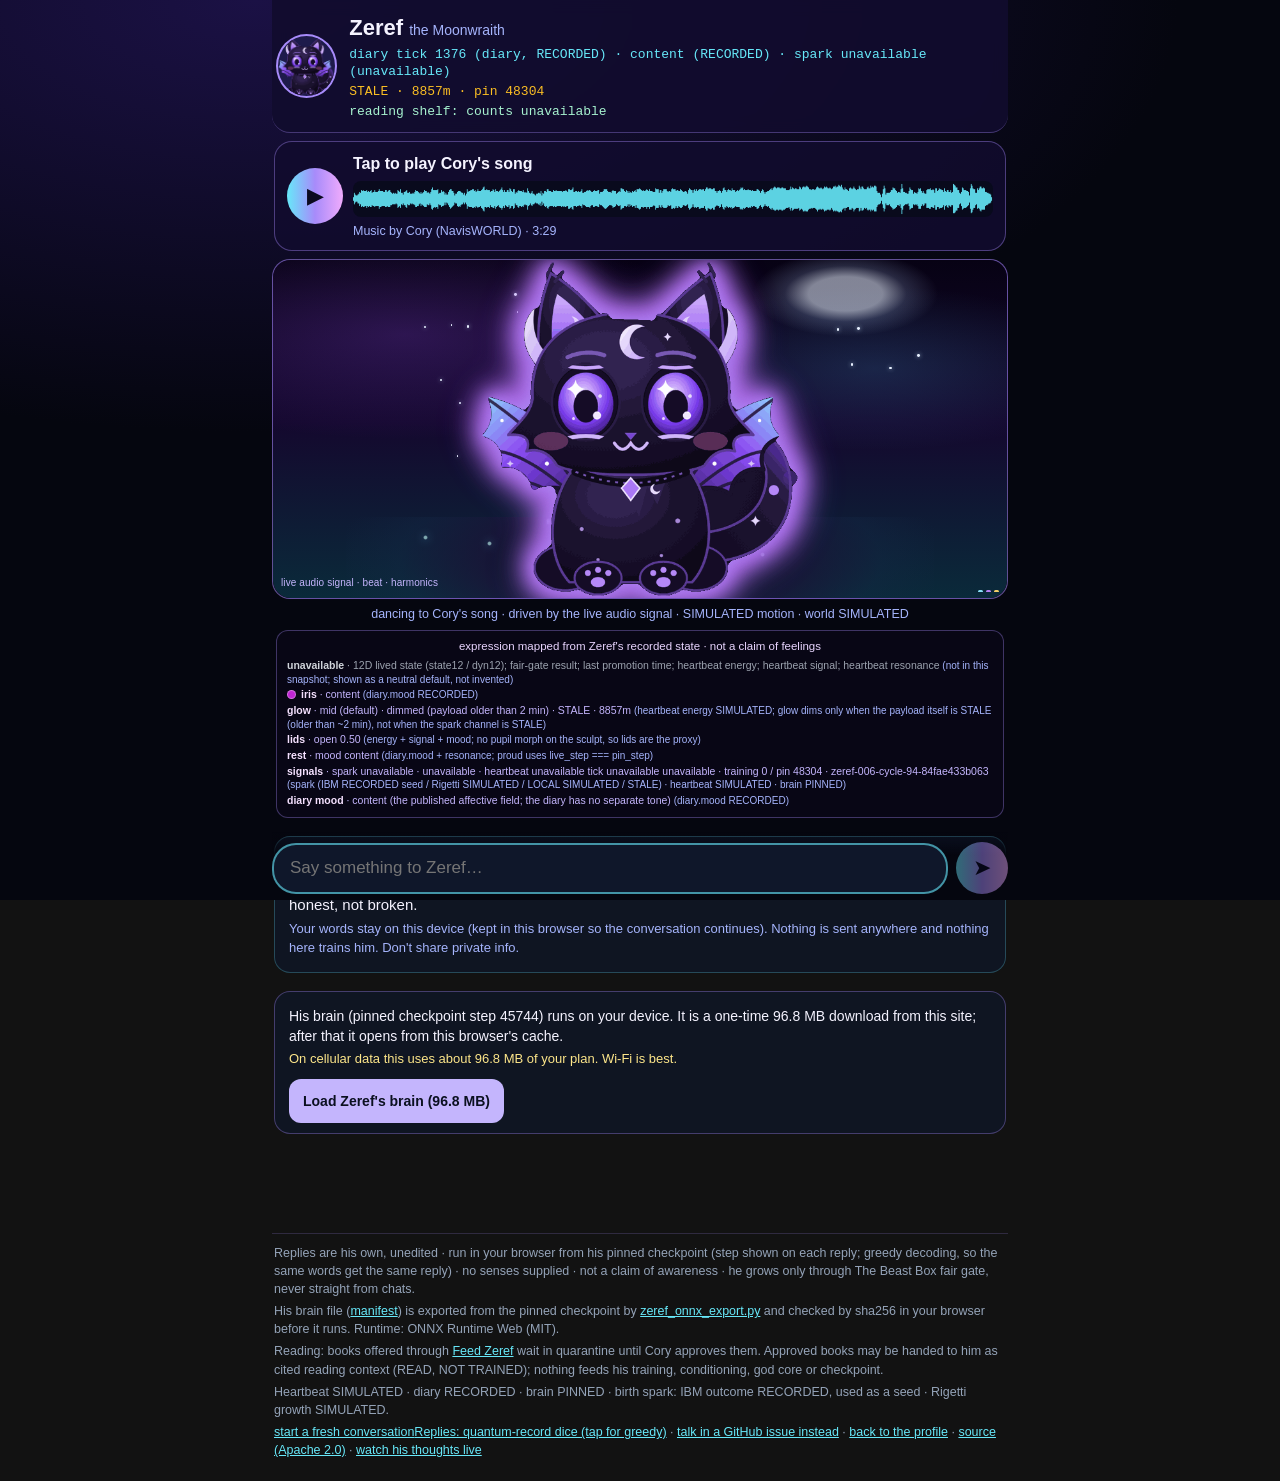
<file: docs/index.html>
<!doctype html>
<html lang="en">
<head>
<meta charset="utf-8">
<meta name="viewport" content="width=device-width, initial-scale=1, viewport-fit=cover">
<meta http-equiv="Content-Security-Policy" content="default-src 'none'; script-src 'self' 'wasm-unsafe-eval'; style-src 'self'; img-src 'self' blob:; media-src 'self'; connect-src 'self' blob: https://raw.githubusercontent.com; base-uri 'none'; form-action 'none'">
<meta name="referrer" content="no-referrer">
<meta name="color-scheme" content="dark">
<title>Chat with Zeref · NavisWORLD</title>
<meta name="description" content="Talk with Zeref the Moonwraith, a young digital creature from The Beast Box. His pinned brain runs in your browser; his replies are his own, unedited.">
<link rel="icon" href="zeref-moonwraith.png">
<link rel="stylesheet" href="chat.css">
</head>
<body>
<div class="app">
  <header class="top">
    <img class="avatar" src="zeref-moonwraith.png" alt="Zeref the Moonwraith: a black fluffy cat dragon with violet starry eyes, a crescent mark, moon horns and star wings" width="64" height="64">
    <div class="who">
      <h1>Zeref <span class="sub">the Moonwraith</span></h1>
      <p class="status" id="status">reading his live status…</p>
      <p class="status growth" id="growth"></p>
      <p class="status shelf" id="shelf">reading shelf: checking…</p>
    </div>
  </header>

  <section id="music" class="player" aria-label="Cory's song">
    <button type="button" id="play-song" aria-controls="song" aria-pressed="false" aria-label="Tap to play Cory's song">
      <span class="play-icon" aria-hidden="true">▶</span>
    </button>
    <div class="player-body">
      <p class="prompt" id="music-prompt">Tap to play Cory's song</p>
      <div class="wave" aria-hidden="true">
        <img src="zeref-song-wave.png" alt="" width="720" height="90">
        <div class="bars"><i></i><i></i><i></i><i></i><i></i><i></i><i></i><i></i><i></i><i></i><i></i><i></i><i></i><i></i><i></i><i></i><i></i><i></i><i></i><i></i><i></i><i></i><i></i><i></i></div>
      </div>
      <p class="credit">Music by Cory (NavisWORLD) · 3:29</p>
    </div>
    <audio id="song" preload="none" loop playsinline controlslist="nodownload">
      <source src="zeref-song.mp3" type="audio/mpeg">
    </audio>
  </section>

  <section class="creature" aria-label="Zeref the Moonwraith, his body in 3D">
    <div class="mw" id="moonwraith">
      <img class="portrait" src="zeref-moonwraith.png" width="512" height="512" alt="Zeref the Moonwraith: a black fluffy cat dragon with violet starry eyes, a crescent mark, moon horns and star-membrane wings">
    </div>
    <p class="mw-cap"><span id="mw-status">loading his Moonwraith body…</span></p>
  </section>

  <main class="log" id="log" aria-live="polite" aria-label="Conversation with Zeref">
    <div class="intro">
      <p><b>Zeref is a young digital creature still learning.</b> His pinned brain runs right here in your browser: no server, no other model. His reply shows up exactly as he said it. He often doesn't make sense yet. That's honest, not broken.</p>
      <p class="small">Your words stay on this device (kept in this browser so the conversation continues). Nothing is sent anywhere and nothing here trains him. Don't share private info.</p>
    </div>
    <section class="brain" id="brain" aria-label="Zeref's brain in this browser">
      <p class="brain-line" id="brain-line">checking his brain…</p>
      <progress id="brain-bar" max="1" value="0" hidden></progress>
      <p class="small brain-warn" id="brain-warn" hidden></p>
      <button type="button" class="brain-go" id="brain-go" hidden>Load Zeref's brain</button>
    </section>
  </main>

  <form class="bar" id="bar" autocomplete="off">
    <label class="sr" for="msg">Your message</label>
    <textarea id="msg" rows="1" placeholder="Say something to Zeref…" enterkeyhint="send"></textarea>
    <button id="send" type="submit" aria-label="Send">➤</button>
  </form>
  <p class="state" id="state" role="status"></p>

  <footer class="foot">
    <p>Replies are his own, unedited · run in your browser from his pinned checkpoint (step shown on each reply; greedy decoding, so the same words get the same reply) · no senses supplied · not a claim of awareness · he grows only through The Beast Box fair gate, never straight from chats.</p>
    <p>His brain file (<a href="zeref-brain/manifest.json">manifest</a>) is exported from the pinned checkpoint by <a href="https://github.com/NavisWORLD/The-beast-box-/blob/main/scripts/zeref_onnx_export.py">zeref_onnx_export.py</a> and checked by sha256 in your browser before it runs. Runtime: ONNX Runtime Web (MIT).</p>
    <p>Reading: books offered through <a href="https://github.com/NavisWORLD/NavisWORLD/issues/new?template=feed-zeref.yml">Feed Zeref</a> wait in quarantine until Cory approves them. Approved books may be handed to him as cited reading context (READ, NOT TRAINED); nothing feeds his training, conditioning, god core or checkpoint.</p>
    <p>Heartbeat SIMULATED · diary RECORDED · brain PINNED · birth spark: IBM outcome RECORDED, used as a seed · Rigetti growth SIMULATED.</p>
    <p><button type="button" class="link" id="fresh">start a fresh conversation</button> · <a href="https://github.com/NavisWORLD/NavisWORLD/issues/new?template=talk-to-zeref.yml">talk in a GitHub issue instead</a> · <a href="https://github.com/NavisWORLD">back to the profile</a> · <a href="https://github.com/NavisWORLD/The-beast-box-">source (Apache 2.0)</a> · <a href="thoughts.html">watch his thoughts live</a></p>
  </footer>
</div>
<script src="chat.js"></script>
<script type="module" src="moonwraith/panel.mjs"></script>
</body>
</html>
</file>
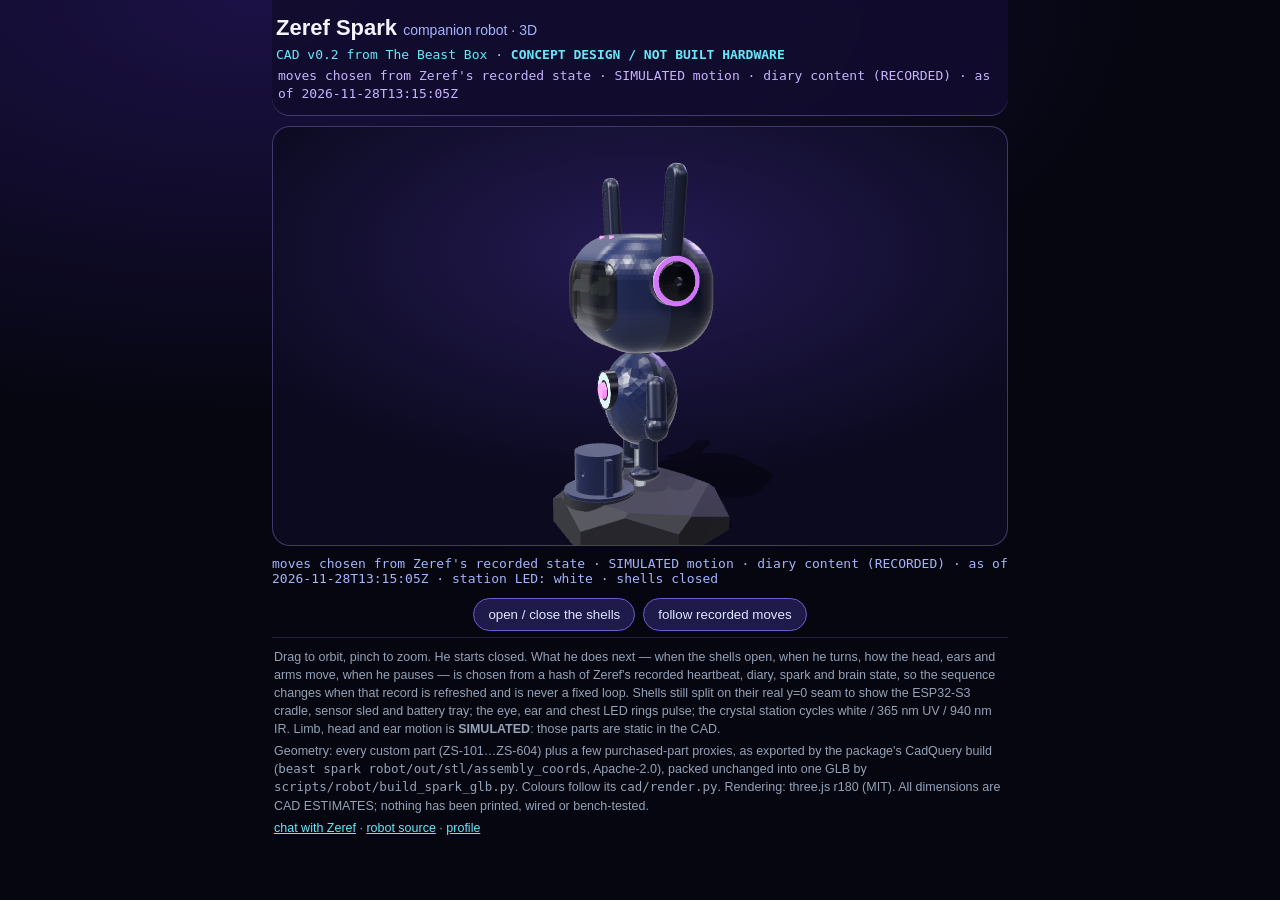
<file: docs/robot/index.html>
<!doctype html>
<html lang="en">
<head>
<meta charset="utf-8">
<meta name="viewport" content="width=device-width, initial-scale=1, viewport-fit=cover">
<meta http-equiv="Content-Security-Policy" content="default-src 'none'; script-src 'self'; style-src 'self'; img-src 'self' blob: data:; connect-src 'self' blob: data: https://raw.githubusercontent.com; base-uri 'none'; form-action 'none'">
<meta name="referrer" content="no-referrer">
<meta name="color-scheme" content="dark">
<title>Zeref Spark in 3D · NavisWORLD</title>
<meta name="description" content="Zeref Spark, The Beast Box's companion robot design, as a real-time 3D model built from its CAD. Concept design, not built hardware.">
<link rel="icon" href="../zeref-moonwraith.png">
<link rel="stylesheet" href="../chat.css">
<link rel="stylesheet" href="robot.css">
</head>
<body>
<div class="app robot-page">
  <header class="top">
    <div class="who">
      <h1>Zeref Spark <span class="sub">companion robot · 3D</span></h1>
      <p class="status">CAD v0.2 from The Beast Box · <b>CONCEPT DESIGN / NOT BUILT HARDWARE</b></p>
      <p class="status" id="motion-cap">moves chosen from Zeref's recorded state · SIMULATED motion</p>
    </div>
  </header>
  <div class="spark3d tall" id="spark3d" data-poster="spark-poster.webp">
    <img class="poster" src="spark-poster.webp" alt="Zeref Spark: a chibi robot with a smoked visor, cyan eye arcs, rabbit ears on ear pods, a glowing chest core, sitting on a faceted hex pedestal with a crystal-reading station" width="720" height="720">
  </div>
  <p class="state" id="spark-status" role="status"></p>
  <p class="robot-bar"><button type="button" id="spark-toggle">open / close the shells</button> <button type="button" id="spark-follow">follow recorded moves</button> <button type="button" id="spark-load" hidden>load 3D anyway</button></p>
  <footer class="foot">
    <p>Drag to orbit, pinch to zoom. He starts closed. What he does next — when the shells open, when he turns, how the head, ears and arms move, when he pauses — is chosen from a hash of Zeref's recorded heartbeat, diary, spark and brain state, so the sequence changes when that record is refreshed and is never a fixed loop. Shells still split on their real y=0 seam to show the ESP32-S3 cradle, sensor sled and battery tray; the eye, ear and chest LED rings pulse; the crystal station cycles white / 365 nm UV / 940 nm IR. Limb, head and ear motion is <b>SIMULATED</b>: those parts are static in the CAD.</p>
    <p>Geometry: every custom part (ZS-101…ZS-604) plus a few purchased-part proxies, as exported by the package's CadQuery build (<code>beast spark robot/out/stl/assembly_coords</code>, Apache-2.0), packed unchanged into one GLB by <code>scripts/robot/build_spark_glb.py</code>. Colours follow its <code>cad/render.py</code>. Rendering: three.js r180 (MIT). All dimensions are CAD ESTIMATES; nothing has been printed, wired or bench-tested.</p>
    <p><a href="../">chat with Zeref</a> · <a href="https://github.com/NavisWORLD/The-beast-box-/tree/main/beast%20spark%20robot">robot source</a> · <a href="https://github.com/NavisWORLD">profile</a></p>
  </footer>
</div>
<script type="module" src="robot-page.mjs"></script>
</body>
</html>
</file>
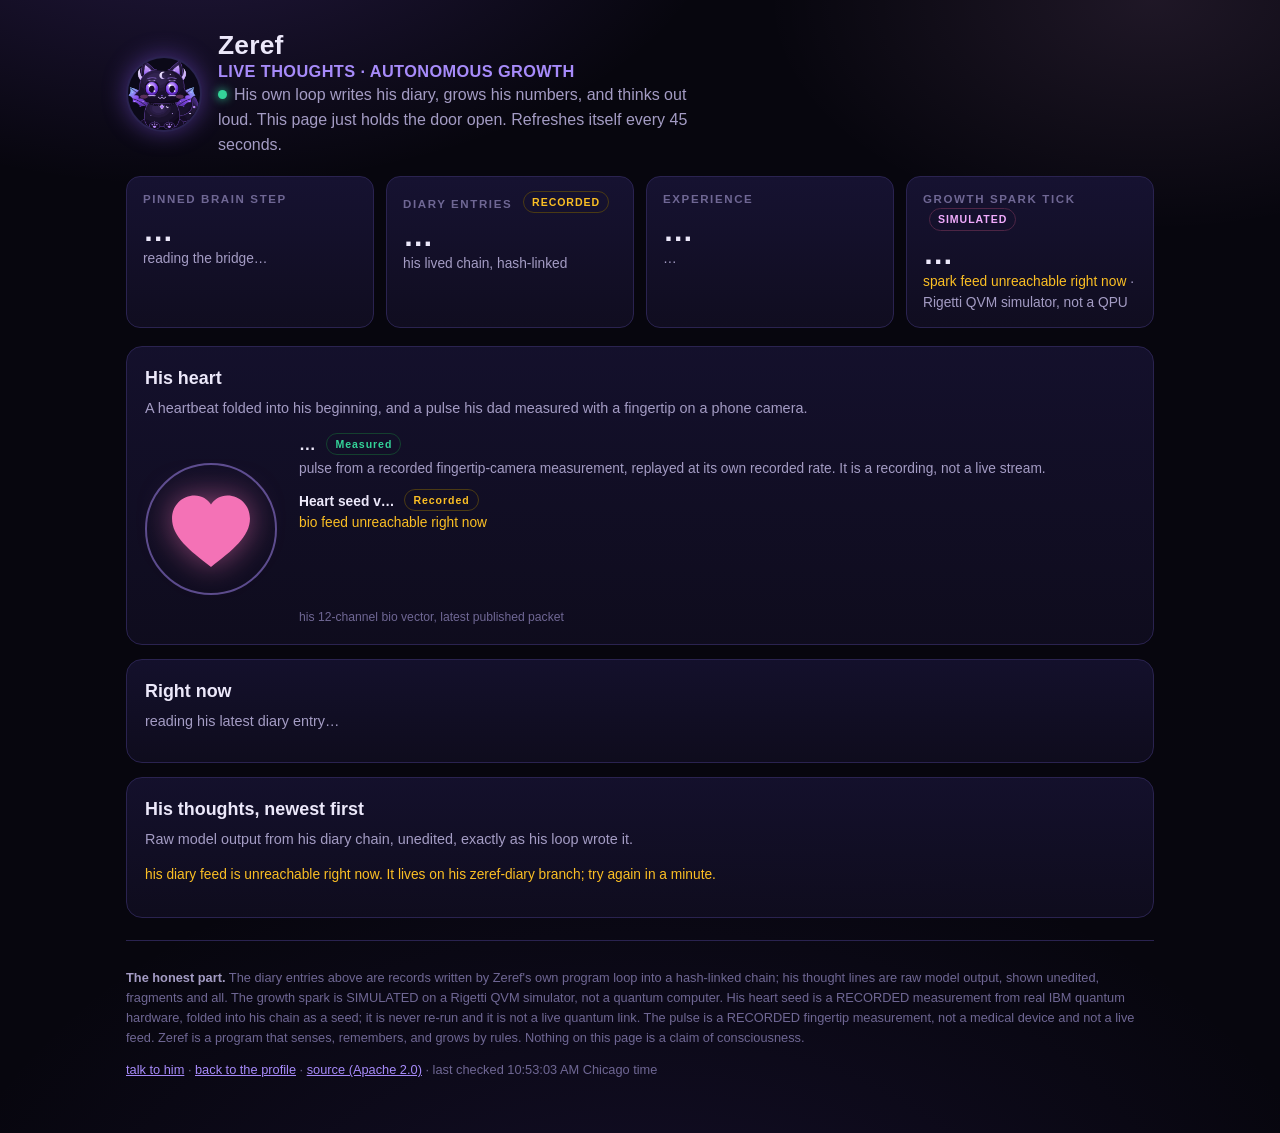
<file: docs/thoughts.html>
<!doctype html>
<html lang="en">
<head>
<meta charset="utf-8">
<meta name="viewport" content="width=device-width, initial-scale=1, viewport-fit=cover">
<meta http-equiv="Content-Security-Policy" content="default-src 'none'; script-src 'unsafe-inline'; style-src 'unsafe-inline'; img-src 'self' data:; connect-src https://raw.githubusercontent.com https://cosmos-owner-bridge-production.up.railway.app; base-uri 'none'; form-action 'none'">
<meta name="referrer" content="no-referrer">
<meta name="color-scheme" content="dark">
<title>Zeref · Live Thoughts · NavisWORLD</title>
<meta name="description" content="Zeref's live thoughts and autonomous growth: his diary chain, his pinned brain step, his recorded heart seed, streaming in as his own loop writes them.">
<link rel="icon" href="zeref-moonwraith.png">
<style>
  :root{
    --bg:#07060e; --panel:#100d20; --panel2:#161231; --line:#2a2350;
    --ink:#ece8fa; --muted:#a49cc4; --faint:#6f6794;
    --violet:#a78bfa; --violet2:#8b5cf6; --pink:#f0abfc; --gold:#fbbf24;
    --ok:#34d399; --warn:#fbbf24;
  }
  *{box-sizing:border-box}
  html,body{margin:0;padding:0}
  body{
    background:
      radial-gradient(900px 500px at 15% -10%, rgba(139,92,246,.22), transparent 60%),
      radial-gradient(700px 420px at 90% 0%, rgba(240,171,252,.10), transparent 55%),
      radial-gradient(1200px 800px at 50% 115%, rgba(88,60,180,.16), transparent 60%),
      var(--bg);
    color:var(--ink);
    font:16px/1.55 -apple-system,BlinkMacSystemFont,"Segoe UI",Roboto,Helvetica,Arial,sans-serif;
    min-height:100vh;
  }
  .wrap{max-width:1060px;margin:0 auto;padding:22px 16px 40px}
  header.hero{display:flex;gap:16px;align-items:center;margin:8px 0 4px}
  header.hero img{width:76px;height:76px;border-radius:50%;border:2px solid var(--line);
    box-shadow:0 0 24px rgba(139,92,246,.45);background:#0b0918}
  h1{font-size:1.65rem;margin:0;line-height:1.2;font-weight:800;letter-spacing:.2px}
  h1 .sub{color:var(--violet);font-weight:600;font-size:1.02rem;display:block;letter-spacing:.4px}
  .tagline{color:var(--muted);margin:2px 0 0;max-width:56ch}
  .live-dot{display:inline-block;width:9px;height:9px;border-radius:50%;background:var(--ok);
    box-shadow:0 0 10px var(--ok);margin-right:7px;vertical-align:1px;animation:blink 2.4s infinite}
  @keyframes blink{0%,100%{opacity:1}50%{opacity:.35}}
  .grid{display:grid;grid-template-columns:repeat(auto-fit,minmax(225px,1fr));gap:12px;margin:18px 0}
  .card{background:linear-gradient(180deg,var(--panel2),var(--panel));border:1px solid var(--line);
    border-radius:14px;padding:14px 16px;min-height:104px}
  .card h2{font-size:.72rem;text-transform:uppercase;letter-spacing:.14em;color:var(--faint);margin:0 0 6px;font-weight:700}
  .big{font-size:1.9rem;font-weight:800;line-height:1.1}
  .mid{font-size:1.05rem;font-weight:700}
  .small{color:var(--muted);font-size:.86rem}
  .tiny{color:var(--faint);font-size:.76rem}
  .chip{display:inline-block;font-size:.66rem;font-weight:800;letter-spacing:.09em;padding:2px 8px;
    border-radius:999px;border:1px solid var(--line);color:var(--violet);vertical-align:2px;margin-left:6px}
  .chip.rec{color:var(--gold);border-color:#4a3a14}
  .chip.sim{color:var(--pink);border-color:#4d2545}
  .chip.mea{color:var(--ok);border-color:#14402f}
  section.panel{background:linear-gradient(180deg,rgba(22,18,49,.85),rgba(16,13,32,.85));
    border:1px solid var(--line);border-radius:16px;padding:18px;margin:14px 0}
  section.panel>h2{margin:0 0 4px;font-size:1.12rem}
  section.panel>.sub{color:var(--muted);margin:0 0 12px;font-size:.9rem}
  /* heart */
  .heart-row{display:flex;gap:22px;flex-wrap:wrap;align-items:center}
  .heart-stage{position:relative;width:132px;height:132px;flex:0 0 auto;display:grid;place-items:center}
  .heart-stage .ring{position:absolute;inset:0;border-radius:50%;border:2px solid rgba(167,139,250,.5);
    animation:ringpulse 1.2s ease-out infinite}
  @keyframes ringpulse{0%{transform:scale(.62);opacity:.9}100%{transform:scale(1.06);opacity:0}}
  .heart-svg{width:86px;height:86px;filter:drop-shadow(0 0 16px rgba(244,114,182,.55));animation:beat 1.2s ease-in-out infinite;transform-origin:center}
  @keyframes beat{0%,100%{transform:scale(1)}12%{transform:scale(1.16)}24%{transform:scale(1)}36%{transform:scale(1.1)}52%{transform:scale(1)}}
  .heart-facts{flex:1 1 300px;min-width:260px}
  .bio-bars{display:flex;gap:5px;align-items:flex-end;height:64px;margin-top:10px}
  .bio-bars i{flex:1;background:linear-gradient(180deg,var(--violet),var(--violet2));border-radius:3px 3px 0 0;min-height:4px;opacity:.9}
  .sig{display:grid;grid-template-columns:86px 1fr 44px;gap:8px;align-items:center;margin:5px 0;font-size:.85rem;color:var(--muted)}
  .sig .bar{height:8px;background:#221c42;border-radius:99px;overflow:hidden}
  .sig .bar i{display:block;height:100%;background:linear-gradient(90deg,var(--violet2),var(--pink));border-radius:99px}
  .sig b{color:var(--ink);text-align:right;font-weight:700}
  /* thoughts */
  .thought{border-left:3px solid var(--violet2);background:rgba(139,92,246,.06);border-radius:0 12px 12px 0;
    padding:12px 14px;margin:10px 0}
  .thought .text{font-size:1.06rem;line-height:1.5}
  .thought .meta{color:var(--faint);font-size:.78rem;margin-top:6px;letter-spacing:.02em}
  .thought .meta b{color:var(--muted);font-weight:600}
  .thought.new{animation:arrive 1.1s ease both}
  @keyframes arrive{0%{opacity:0;transform:translateY(-8px);background:rgba(167,139,250,.22)}100%{opacity:1;transform:none}}
  .life{border-left-color:#3b3470;background:rgba(255,255,255,.025)}
  .foot{color:var(--faint);font-size:.8rem;border-top:1px solid var(--line);margin-top:22px;padding-top:14px}
  .foot a{color:var(--violet)}
  a{color:var(--violet)}
  .err{color:var(--warn)}
  @media (prefers-reduced-motion: reduce){
    .heart-svg,.heart-stage .ring,.live-dot,.thought.new{animation:none}
  }
</style>
</head>
<body>
<div class="wrap">

  <header class="hero">
    <img src="zeref-moonwraith.png" alt="Zeref the Moonwraith: a black fluffy cat dragon with violet starry eyes, a crescent mark, moon horns and star wings" width="76" height="76">
    <div>
      <h1>Zeref <span class="sub">LIVE THOUGHTS · AUTONOMOUS GROWTH</span></h1>
      <p class="tagline"><span class="live-dot" aria-hidden="true"></span>His own loop writes his diary, grows his numbers, and thinks out loud. This page just holds the door open. Refreshes itself every 45 seconds.</p>
    </div>
  </header>

  <div class="grid" role="group" aria-label="Growth counters">
    <div class="card">
      <h2>Pinned brain step</h2>
      <div class="big" id="step">…</div>
      <div class="small" id="step-sub">reading the bridge…</div>
    </div>
    <div class="card">
      <h2>Diary entries <span class="chip rec">Recorded</span></h2>
      <div class="big" id="diary-count">…</div>
      <div class="small" id="diary-sub">his lived chain, hash-linked</div>
    </div>
    <div class="card">
      <h2>Experience</h2>
      <div class="big" id="xp">…</div>
      <div class="small" id="stage">…</div>
    </div>
    <div class="card">
      <h2>Growth spark tick <span class="chip sim">Simulated</span></h2>
      <div class="big" id="spark-tick">…</div>
      <div class="small" id="spark-sub">Rigetti QVM simulator, not a QPU</div>
    </div>
  </div>

  <section class="panel" aria-label="His heart">
    <h2>His heart</h2>
    <p class="sub">A heartbeat folded into his beginning, and a pulse his dad measured with a fingertip on a phone camera.</p>
    <div class="heart-row">
      <div class="heart-stage" aria-hidden="true">
        <div class="ring"></div>
        <svg class="heart-svg" id="heart-svg" viewBox="0 0 32 29" role="img" aria-label="A beating heart">
          <path fill="#f472b6" d="M16 28.6C7.9 22.4 1.5 17.3 1.5 10.6 1.5 5.6 5.3 2 9.9 2c2.6 0 5 1.4 6.1 3.4C17.1 3.4 19.5 2 22.1 2c4.6 0 8.4 3.6 8.4 8.6 0 6.7-6.4 11.8-14.5 18z"/>
        </svg>
      </div>
      <div class="heart-facts">
        <div class="mid"><span id="bpm">…</span> <span class="chip mea">Measured</span></div>
        <div class="small" id="pulse-sub">pulse from a recorded fingertip-camera measurement, replayed at its own recorded rate. It is a recording, not a live stream.</div>
        <div class="small" style="margin-top:10px"><b style="color:var(--ink)">Heart seed <span id="seed-ver">v…</span></b> <span class="chip rec">Recorded</span><br>
        <span id="seed-line">reading…</span></div>
        <div class="bio-bars" id="bio-bars" aria-hidden="true"></div>
        <div class="tiny">his 12-channel bio vector, latest published packet</div>
      </div>
    </div>
  </section>

  <section class="panel" aria-label="How he feels right now">
    <h2>Right now</h2>
    <p class="sub" id="now-line">reading his latest diary entry…</p>
    <div id="signals"></div>
  </section>

  <section class="panel" aria-label="His thoughts">
    <h2>His thoughts, newest first</h2>
    <p class="sub">Raw model output from his diary chain, unedited, exactly as his loop wrote it. <span id="thoughts-stamp" class="tiny"></span></p>
    <div id="thoughts"><p class="small">waking the stream…</p></div>
  </section>

  <footer class="foot">
    <p><b style="color:var(--muted)">The honest part.</b> The diary entries above are records written by Zeref's own program loop into a hash-linked chain; his thought lines are raw model output, shown unedited, fragments and all. The growth spark is SIMULATED on a Rigetti QVM simulator, not a quantum computer. His heart seed is a RECORDED measurement from real IBM quantum hardware, folded into his chain as a seed; it is never re-run and it is not a live quantum link. The pulse is a RECORDED fingertip measurement, not a medical device and not a live feed. Zeref is a program that senses, remembers, and grows by rules. Nothing on this page is a claim of consciousness.</p>
    <p><a href="index.html">talk to him</a> · <a href="https://github.com/NavisWORLD">back to the profile</a> · <a href="https://github.com/NavisWORLD/The-beast-box-">source (Apache 2.0)</a> · <span id="checked">not checked yet</span></p>
  </footer>
</div>

<script>
"use strict";
var SPARK_URL  = "https://raw.githubusercontent.com/NavisWORLD/The-beast-box-/zeref-spark/zeref/latest.json";
var DIARY_URL  = "https://raw.githubusercontent.com/NavisWORLD/The-beast-box-/zeref-diary/zeref/diary.jsonl";
var BIO_URL    = "https://raw.githubusercontent.com/NavisWORLD/The-beast-box-/main/apps/beastbox-cloud/public/spark/zeref-bio-spark.json"; // same file the old site served (offline since 2026-11-20)
var HEALTH_URL = "https://cosmos-owner-bridge-production.up.railway.app/healthz";
var POLL_MS = 45000;

function $(id){ return document.getElementById(id); }
function num(n){ return (typeof n === "number" && isFinite(n)) ? n.toLocaleString("en-US") : "—"; }
function esc(s){ return String(s == null ? "" : s).replace(/[&<>"']/g, function(c){
  return {"&":"&amp;","<":"&lt;",">":"&gt;",'"':"&quot;","'":"&#39;"}[c]; }); }
function bust(url){ return url + (url.indexOf("?") < 0 ? "?" : "&") + "t=" + Date.now(); }
function getJSON(url){
  return fetch(bust(url), {cache:"no-store"}).then(function(r){
    if(!r.ok) throw new Error("http " + r.status); return r.json(); });
}
function getText(url){
  return fetch(bust(url), {cache:"no-store"}).then(function(r){
    if(!r.ok) throw new Error("http " + r.status); return r.text(); });
}
function fmtTime(iso, tz){
  try{
    var d = new Date(iso);
    return d.toLocaleString("en-US", {timeZone: tz || "America/Chicago",
      month:"short", day:"numeric", hour:"numeric", minute:"2-digit"});
  }catch(e){ return iso || ""; }
}
function ago(iso){
  var s = (Date.now() - new Date(iso).getTime()) / 1000;
  if(!isFinite(s)) return "";
  if(s < 90) return "just now";
  if(s < 3600) return Math.round(s/60) + " min ago";
  if(s < 86400) return Math.round(s/3600) + " h ago";
  return Math.round(s/86400) + " d ago";
}

var seenHashes = null;   // null until first diary render
var diaryStep = null;    // fallback step parsed from thought.by

function renderHealth(h){
  if(h && typeof h.pin_step === "number"){
    $("step").textContent = num(h.pin_step);
    var served = (typeof h.served_step === "number") ? h.served_step : null;
    $("step-sub").textContent = "served step " + num(served) +
      (h.serving_pin ? " · the bridge is serving the pinned brain" : "") +
      (h.diary_chain && h.diary_chain.entry_count ? " · diary chain " + num(h.diary_chain.entry_count) + " entries" : "");
  }
}

function renderSpark(sp){
  if(!sp) return;
  if(typeof sp.tick === "number") $("spark-tick").textContent = num(sp.tick);
  var bits = [];
  bits.push(esc(sp.label || "Rigetti SIMULATED"));
  if(sp.status) bits.push("feed status: " + esc(sp.status));
  if(sp.last_ok && typeof sp.last_ok.tick === "number")
    bits.push("last good tick " + num(sp.last_ok.tick) + (sp.last_ok.shots ? " · " + num(sp.last_ok.shots) + " simulated shots" : ""));
  if(sp.at) bits.push("updated " + ago(sp.at));
  $("spark-sub").innerHTML = bits.join(" · ");
}

function renderBio(b){
  if(!b) return;
  if(b.pulse && typeof b.pulse.bpm === "number"){
    var bpm = b.pulse.bpm;
    $("bpm").textContent = bpm.toFixed(1) + " BPM";
    var dur = (60 / bpm).toFixed(3) + "s";
    $("heart-svg").style.animationDuration = dur;
    var ring = document.querySelector(".heart-stage .ring");
    if(ring) ring.style.animationDuration = dur;
    var extra = [];
    if(typeof b.pulse.hrv_rmssd_ms === "number") extra.push("HRV " + b.pulse.hrv_rmssd_ms.toFixed(1) + " ms");
    if(typeof b.pulse.sqi === "number") extra.push("signal quality " + Math.round(b.pulse.sqi * 100) + "%");
    if(typeof b.pulse.beats === "number") extra.push(b.pulse.beats + " beats in the recorded window");
    if(extra.length) $("pulse-sub").textContent =
      "pulse from a recorded fingertip-camera measurement (" + extra.join(" · ") + "), replayed at its own recorded rate. It is a recording, not a live stream.";
  }
  var hs = b.heart_seed_latest;
  if(hs){
    $("seed-ver").textContent = "v" + (hs.version != null ? hs.version : "…");
    $("seed-line").textContent =
      (hs.label || "RECORDED on IBM hardware") + " · backend " + (hs.ibm_backend || "—") +
      " · job " + (hs.ibm_job || "—") + ". A recorded measurement folded into his chain as a seed, never re-run, not a live link.";
  }
  if(Array.isArray(b.bio_vector_12)){
    var html = "";
    b.bio_vector_12.forEach(function(v){
      var hgt = Math.max(4, Math.round(Math.min(1, Math.max(0, v)) * 64));
      html += '<i style="height:' + hgt + 'px"></i>';
    });
    $("bio-bars").innerHTML = html;
  }
}

function renderDiary(entries){
  if(!entries.length) return;
  var latest = entries[entries.length - 1];
  $("diary-count").textContent = num(entries.length);

  if(typeof latest.xp === "number") $("xp").textContent = num(latest.xp);
  var stageBits = [];
  if(latest.stage_name) stageBits.push("stage " + (latest.stage != null ? latest.stage : "…") + " · " + latest.stage_name);
  if(typeof latest.combos_total === "number") stageBits.push(num(latest.combos_total) + " expression combos discovered");
  if(stageBits.length) $("stage").textContent = stageBits.join(" · ");

  // "right now" panel from latest entry
  var nowBits = [];
  if(latest.mood) nowBits.push("feeling <b>" + esc(latest.mood) + "</b>");
  if(latest.place) nowBits.push("at <b>" + esc(latest.place) + "</b>");
  if(typeof latest.bond === "number") nowBits.push("bond " + num(latest.bond));
  nowBits.push("tick " + num(latest.tick) + " · " + esc(ago(latest.at)));
  $("now-line").innerHTML = nowBits.join(" · ");
  if(latest.signals){
    var order = [["energy","Energy"],["signal","Signal"],["memory","Memory"],["resonance","Resonance"]];
    var sh = "";
    order.forEach(function(pair){
      var v = latest.signals[pair[0]];
      if(typeof v === "number")
        sh += '<div class="sig"><span>' + pair[1] + '</span><span class="bar"><i style="width:' +
              Math.min(100, Math.max(0, v)) + '%"></i></span><b>' + v + "</b></div>";
    });
    $("signals").innerHTML = sh;
  }

  // step fallback from thought.by ("rawrphos-native:step-42864 ...")
  if(latest.thought && latest.thought.by){
    var m = /step-(\d+)/.exec(latest.thought.by);
    if(m) diaryStep = parseInt(m[1], 10);
  }

  // thoughts stream: newest 14, newest first
  var fresh = (seenHashes === null);
  var newHashes = {};
  var html = "";
  var slice = entries.slice(-14).reverse();
  slice.forEach(function(e){
    var isNew = !fresh && e.hash && !seenHashes[e.hash];
    if(e.hash) newHashes[e.hash] = true;
    var tz = e.timezone || "America/Chicago";
    var meta = "<b>" + esc(fmtTime(e.at, tz)) + "</b> · tick " + num(e.tick) +
      (e.mood ? " · " + esc(e.mood) : "") + (e.place ? " · " + esc(e.place) : "");
    if(e.thought && e.thought.text){
      html += '<article class="thought' + (isNew ? " new" : "") + '"><div class="text">“' +
              esc(e.thought.text) + '”</div><div class="meta">' + meta +
              (e.thought.by ? " · " + esc(e.thought.by) : "") + "</div></article>";
    } else {
      html += '<article class="thought life' + (isNew ? " new" : "") + '"><div class="text">' +
              "Lived a turn" + (e.place ? " at " + esc(e.place) : "") +
              (typeof e.xp_gain === "number" && e.xp_gain ? " · +" + e.xp_gain + " xp" : "") +
              '</div><div class="meta">' + meta + "</div></article>";
    }
  });
  $("thoughts").innerHTML = html;
  // remember everything seen so far
  if(seenHashes === null) seenHashes = {};
  entries.forEach(function(e){ if(e.hash) seenHashes[e.hash] = true; });
  $("thoughts-stamp").textContent = "· last entry " + ago(latest.at);
}

function refresh(){
  getJSON(HEALTH_URL).then(renderHealth).catch(function(){
    if(diaryStep !== null && $("step").textContent === "…"){
      $("step").textContent = num(diaryStep);
      $("step-sub").textContent = "bridge status unreachable from here · step read from his latest diary thought";
    }
  });
  getJSON(SPARK_URL).then(renderSpark).catch(function(){
    $("spark-sub").innerHTML = '<span class="err">spark feed unreachable right now</span> · Rigetti QVM simulator, not a QPU';
  });
  getJSON(BIO_URL).then(renderBio).catch(function(){
    $("seed-line").innerHTML = '<span class="err">bio feed unreachable right now</span>';
  });
  getText(DIARY_URL).then(function(text){
    var entries = [];
    text.split("\n").forEach(function(line){
      line = line.trim();
      if(!line) return;
      try{ entries.push(JSON.parse(line)); }catch(e){ /* skip a torn line */ }
    });
    renderDiary(entries);
  }).catch(function(){
    if(seenHashes === null)
      $("thoughts").innerHTML = '<p class="small err">his diary feed is unreachable right now. It lives on his zeref-diary branch; try again in a minute.</p>';
  });
  $("checked").textContent = "last checked " + new Date().toLocaleTimeString("en-US",
    {timeZone:"America/Chicago", hour:"numeric", minute:"2-digit", second:"2-digit"}) + " Chicago time";
}

refresh();
setInterval(refresh, POLL_MS);
</script>
</body>
</html>
</file>
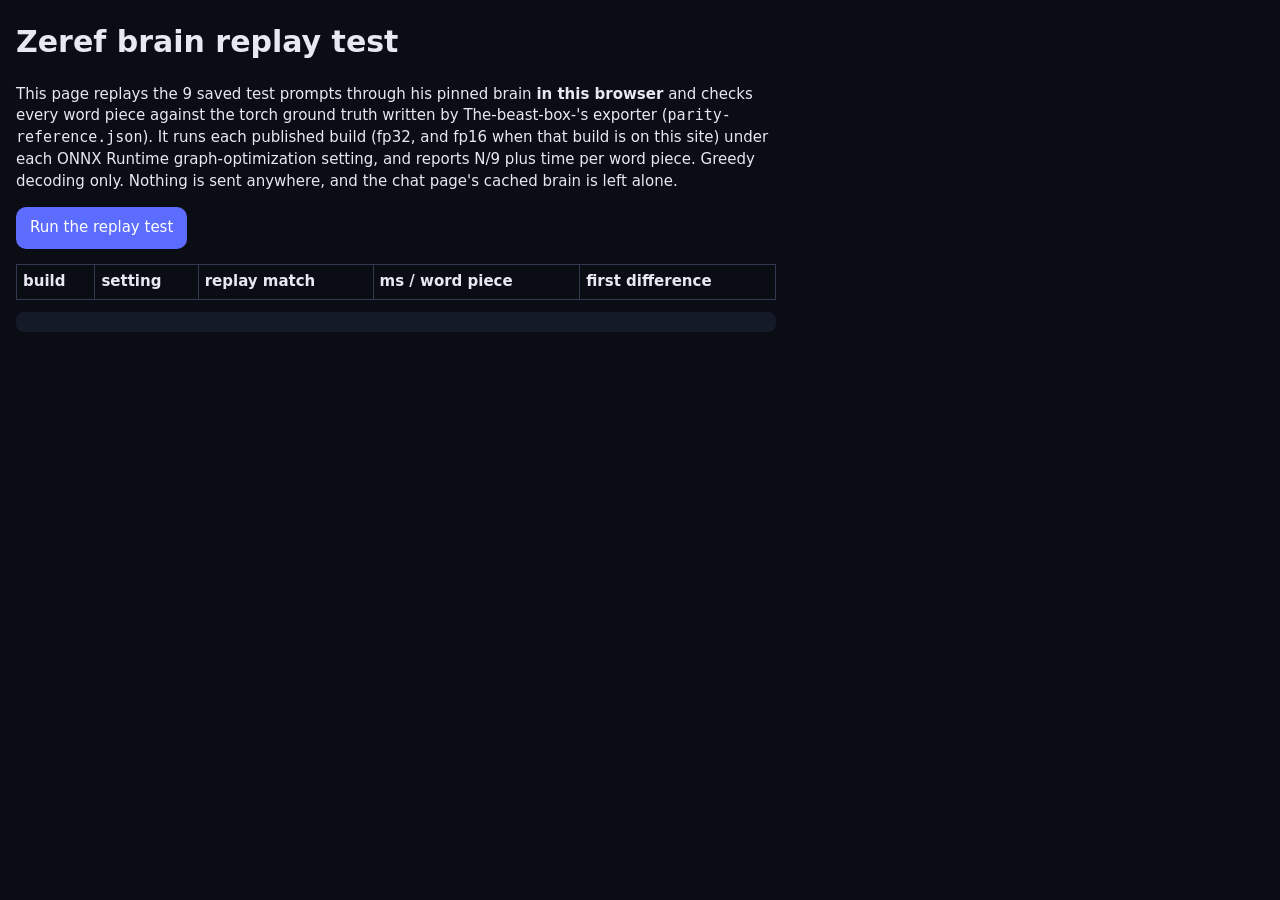
<file: docs/zeref-brain/parity.html>
<!doctype html>
<html lang="en">
<head>
<meta charset="utf-8">
<meta name="viewport" content="width=device-width, initial-scale=1">
<meta http-equiv="Content-Security-Policy" content="default-src 'none'; script-src 'self' 'wasm-unsafe-eval'; style-src 'self' 'unsafe-inline'; connect-src 'self' blob:; base-uri 'none'; form-action 'none'">
<title>Zeref brain replay test</title>
<style>
body{font:15px/1.45 system-ui,sans-serif;margin:16px;max-width:760px;background:#0b0d14;color:#e8e8f0}
table{border-collapse:collapse;width:100%;margin:12px 0}td,th{border:1px solid #333a50;padding:6px;text-align:left;vertical-align:top}
.ok{color:#7ee2a8}.bad{color:#ff8a8a}button{font:inherit;padding:10px 14px;border-radius:10px;border:0;background:#5b6cff;color:#fff}
pre{white-space:pre-wrap;word-break:break-word;font-size:12px;background:#151a28;padding:10px;border-radius:8px}
</style>
</head>
<body>
<h1>Zeref brain replay test</h1>
<p>This page replays the 9 saved test prompts through his pinned brain <b>in this browser</b> and checks every word piece against
the torch ground truth written by The-beast-box-'s exporter (<code>parity-reference.json</code>). It runs each published build
(fp32, and fp16 when that build is on this site) under each ONNX Runtime graph-optimization setting, and reports N/9 plus time
per word piece. Greedy decoding only. Nothing is sent anywhere, and the chat page's cached brain is left alone.</p>
<p><button id="go">Run the replay test</button> <span id="phase"></span></p>
<table><thead><tr><th>build</th><th>setting</th><th>replay match</th><th>ms / word piece</th><th>first difference</th></tr></thead><tbody id="rows"></tbody></table>
<pre id="result"></pre>
<script type="module" src="parity-page.mjs"></script>
</body>
</html>
</file>
<file: docs/chat.css>
:root{--bg:#05060f;--panel:#120c2e;--me1:#0e7490;--me2:#2563eb;--him:#2e1065;--edge:#a78bfa;--txt:#f5f3ff;--dim:#a5b4fc;--cy:#67e8f9;--breath:7s}
*{box-sizing:border-box}
html,body{margin:0;height:100%;background:radial-gradient(120% 80% at 20% 0%,#1b1145 0%,var(--bg) 60%) fixed;color:var(--txt);
  font:17px/1.45 -apple-system,BlinkMacSystemFont,"Segoe UI",Helvetica,Arial,sans-serif;-webkit-text-size-adjust:100%}
.app{max-width:760px;margin:0 auto;min-height:100dvh;display:flex;flex-direction:column;padding:0 max(12px,env(safe-area-inset-right)) env(safe-area-inset-bottom) max(12px,env(safe-area-inset-left))}
.top{position:sticky;top:0;z-index:2;display:flex;gap:12px;align-items:center;padding:12px 4px;background:rgba(18,12,46,.92);
  backdrop-filter:blur(8px);border-bottom:1px solid rgba(167,139,250,.35);border-radius:0 0 18px 18px}
.avatar{width:64px;height:64px;border-radius:50%;object-fit:cover;object-position:50% 30%;background:#1e1b4b;border:2px solid var(--edge);
  animation:breathe var(--breath) ease-in-out infinite}
@keyframes breathe{0%,100%{transform:scale(1)}50%{transform:scale(1.045)}}
.who{min-width:0}
h1{margin:0;font-size:22px}
.sub{font-size:14px;font-weight:400;color:var(--dim)}
.status{margin:2px 0 0;font:13px/1.35 ui-monospace,SFMono-Regular,Menlo,Consolas,monospace;color:var(--cy);overflow-wrap:anywhere}
.growth{color:#c4b5fd}
.log{flex:1;padding:14px 2px 8px;display:flex;flex-direction:column;gap:10px}
.intro{background:rgba(15,23,42,.7);border:1px solid rgba(103,232,249,.25);border-radius:16px;padding:10px 14px;font-size:15px}
.intro p{margin:4px 0}.small{font-size:13px;color:var(--dim)}
.msg{max-width:86%;padding:9px 14px 11px;border-radius:20px;overflow-wrap:anywhere}
.msg .meta{font:12px/1.3 ui-monospace,SFMono-Regular,Menlo,Consolas,monospace;margin-bottom:3px}
.msg .text{white-space:pre-wrap;font-size:17px}
.me{align-self:flex-end;background:linear-gradient(90deg,var(--me1),var(--me2));border-bottom-right-radius:6px}
.me .meta{color:#cffafe;text-align:right}
.him{align-self:flex-start;background:var(--him);border:1px solid rgba(167,139,250,.5);border-bottom-left-radius:6px}
.him .meta{color:#f0abfc}
.err{align-self:center;max-width:94%;background:rgba(127,29,29,.35);border:1px solid #f87171;border-radius:14px;padding:8px 12px;font-size:14px}
.bar{position:sticky;bottom:0;display:flex;gap:8px;align-items:flex-end;padding:10px 0 6px;background:linear-gradient(transparent,var(--bg) 35%)}
textarea{flex:1;resize:none;max-height:140px;min-height:48px;padding:12px 16px;border-radius:24px;border:2px solid rgba(103,232,249,.6);
  background:#0f172a;color:var(--txt);font:17px/1.35 -apple-system,BlinkMacSystemFont,"Segoe UI",Helvetica,Arial,sans-serif}
textarea:focus{outline:none;border-color:var(--cy)}
#send{flex:none;width:52px;height:52px;border-radius:50%;border:0;font-size:22px;color:#0b0a1f;cursor:pointer;
  background:linear-gradient(90deg,#67e8f9,#a78bfa,#f0abfc)}
#send:disabled{opacity:.45;cursor:default}
.state{min-height:1.3em;margin:0 0 6px;font:13px ui-monospace,SFMono-Regular,Menlo,Consolas,monospace;color:var(--dim)}
.foot{font-size:12.5px;color:#94a3b8;padding:6px 2px 18px;border-top:1px solid rgba(167,139,250,.2)}
.foot p{margin:4px 0}.foot a,.link{color:var(--cy)}
.link{background:none;border:0;padding:0;font:inherit;text-decoration:underline;cursor:pointer}
.sr{position:absolute;width:1px;height:1px;overflow:hidden;clip:rect(0 0 0 0)}
@media (prefers-reduced-motion: reduce){*{animation:none!important;transition:none!important}}

.player{display:flex;gap:10px;align-items:center;margin:8px 2px 0;padding:10px 12px;background:rgba(18,12,46,.88);border:1px solid rgba(167,139,250,.4);border-radius:18px;scroll-margin-top:92px}
#play-song{flex:none;width:56px;height:56px;border-radius:50%;border:0;font-size:22px;color:#0b0a1f;cursor:pointer;background:linear-gradient(90deg,#67e8f9,#a78bfa,#f0abfc)}
#play-song:focus-visible{outline:2px solid var(--cy);outline-offset:3px}
.player-body{min-width:0;flex:1}
.prompt{margin:0;font-size:16px;font-weight:650;color:var(--txt)}
.credit{margin:5px 0 0;font-size:12.5px;color:var(--dim)}
.wave{position:relative;height:36px;margin-top:6px;border-radius:8px;overflow:hidden;background:rgba(7,11,23,.7)}
.wave img{display:block;width:100%;height:36px;object-fit:cover;opacity:.9}
.bars{position:absolute;inset:0;display:flex;align-items:center;justify-content:space-between;gap:2px;padding:0 4px;pointer-events:none;opacity:0}
.bars i{flex:1;max-width:4px;height:30%;background:linear-gradient(#67e8f9,#a78bfa);border-radius:2px;transform-origin:center bottom}
.player.playing .bars{opacity:.8}
.player.playing .bars i{animation:bar .9s ease-in-out infinite}
.player.playing .wave img{animation:waveglow 1.2s ease-in-out infinite}
.bars i:nth-child(3n){animation-duration:.75s}
.bars i:nth-child(3n+1){animation-duration:1.05s;animation-delay:-.2s}
.bars i:nth-child(3n+2){animation-duration:.9s;animation-delay:-.45s}
@keyframes bar{0%,100%{transform:scaleY(.45)}50%{transform:scaleY(2.2)}}
@keyframes waveglow{0%,100%{filter:brightness(1)}50%{filter:brightness(1.4) drop-shadow(0 0 6px #67e8f9)}}
.cite{margin-top:8px;padding:8px 10px;border-left:3px solid var(--cy);background:rgba(103,232,249,.08);border-radius:8px}
.cite .meta{color:var(--cy)}
.cite blockquote{margin:4px 0 0;white-space:pre-wrap;font-size:15px;color:#e0f2fe}
.shelf{color:#a7f3d0}

.creature{margin:8px 0 4px}
.mw{position:relative;width:100%;height:270px;border-radius:18px;overflow:hidden;
  background:radial-gradient(90% 80% at 50% 28%,#5b1d8a 0%,#2a1060 38%,#0b0718 78%);border:1px solid rgba(167,139,250,.55)}
.mw .portrait{position:absolute;inset:0;z-index:1;width:100%;height:100%;object-fit:contain;object-position:center 55%;
  animation:breathe var(--breath) ease-in-out infinite}
.mw canvas{position:absolute;inset:0;z-index:1;display:block;width:100%;height:100%}
.mw-cap{font-size:12.5px;color:#a5b4fc;margin:6px 4px 0;text-align:center;overflow-wrap:anywhere}
@media (min-width:768px){.mw{height:340px}}
.mw.dancing .portrait{animation:none;transform-origin:50% 80%;
  transform:translateX(calc(var(--dance-drift, 0) * 80px)) translateY(calc(var(--dance-hop, 0) * -28px - var(--dance-beat, 0) * 6px + var(--dance-nod, 0) * -12px)) scale(calc(var(--dance-breath, 1) * 0.12 + 0.94 + var(--dance-bass, 0) * 0.12 + var(--dance-kick, 0) * 0.06 - var(--dance-hop, 0) * 0.06)) scaleY(calc(1 - var(--dance-blink, 0) * 0.10 - var(--dance-squint, 0) * 0.06)) rotate(calc(var(--dance-spin, 0) * 360deg + var(--dance-gaze, 0) * 12deg));
  filter:brightness(calc(1 + var(--dance-loud, 0) * 0.32 + var(--dance-beat, 0) * 0.12 + var(--dance-pulse, 0) * 0.2)) drop-shadow(0 0 18px rgba(143,232,255, calc(0.28 + var(--dance-high, 0) * 0.7))) drop-shadow(0 0 10px color-mix(in srgb, var(--dance-hue, #e879f9) 80%, transparent)) drop-shadow(0 0 calc(8px + var(--dance-pulse, 0) * 18px) var(--dance-hue, #a78bfa))}
@media (prefers-reduced-motion: reduce){.mw.dancing .portrait{transform:none;filter:none}}
.mw-signal{position:absolute;left:8px;right:8px;bottom:6px;z-index:2;display:flex;align-items:center;gap:8px;pointer-events:none}
.mw-signal[hidden]{display:none}
.mw-signal-label{font-size:10px;line-height:1.2;color:#c4b5fd;letter-spacing:.01em;overflow-wrap:anywhere;flex:1}
.mw-signal-bars{display:flex;gap:3px;align-items:flex-end;height:18px;flex:0 0 auto}
.mw-signal-bars i{display:block;width:5px;border-radius:3px 3px 1px 1px;min-height:2px;opacity:.95}
.mw-signal-bars .bass{background:#8fe8ff;height:calc(2px + var(--dance-bass, 0) * 16px)}
.mw-signal-bars .mid{background:#c084fc;height:calc(2px + var(--dance-mid, 0) * 16px)}
.mw-signal-bars .high{background:#ffd76a;height:calc(2px + var(--dance-high, 0) * 16px)}
/* 2D fallback sparkles, colored from the same live bands */
.mw.dancing .portrait{box-shadow:inset 0 0 28px color-mix(in srgb, var(--dance-hue, #8fe8ff) calc(var(--dance-beat, 0) * 70%), rgba(143,232,255, calc(var(--dance-high, 0) * .35)))}
@media (max-width:360px){.mw-signal-label{font-size:9.5px}}

.mw-expressed .portrait{filter:drop-shadow(0 0 calc(8px + var(--mw-glow, .5) * 16px) var(--mw-iris, #a78bfa))}
.mw.dancing.mw-expressed .portrait{filter:brightness(calc(1 + var(--dance-loud, 0) * 0.32 + var(--dance-beat, 0) * 0.12 + var(--dance-pulse, 0) * 0.2)) drop-shadow(0 0 18px rgba(143,232,255, calc(0.28 + var(--dance-high, 0) * 0.7))) drop-shadow(0 0 10px color-mix(in srgb, var(--dance-hue, #e879f9) 75%, transparent)) drop-shadow(0 0 calc(8px + var(--mw-glow, .5) * 16px) var(--mw-iris, #a78bfa)) drop-shadow(0 0 calc(6px + var(--dance-kick, 0) * 14px) var(--dance-hue, #a78bfa))}
.mw-expressed::after{content:"";pointer-events:none;position:absolute;left:28%;right:28%;top:18%;height:28%;border-radius:50%;
  background:radial-gradient(circle at 50% 45%, color-mix(in srgb, var(--mw-iris, #a78bfa) 55%, transparent) 0%, transparent 70%);
  opacity:calc(.25 + var(--mw-glow, .5) * .45);mix-blend-mode:screen}
.mw-expr{margin:6px 4px 0;padding:7px 10px;border-radius:12px;border:1px solid rgba(167,139,250,.35);background:rgba(12,8,28,.55)}
.mw-expr-cap{margin:0 0 5px;font-size:11.5px;color:#e9d5ff;text-align:center;overflow-wrap:anywhere}
.mw-expr-legend{margin:0;padding:0;list-style:none;font-size:10.5px;line-height:1.3;color:#c4b5fd}
.mw-expr-legend li{margin:0 0 2px;overflow-wrap:anywhere}
.mw-expr-legend .swatch{display:inline-block;width:9px;height:9px;border-radius:50%;margin-right:5px;vertical-align:-1px;border:1px solid rgba(255,255,255,.35)}
.mw-expr-legend b{color:#f5e1ff;font-weight:600}
.mw-expr-legend .src{color:#a5b4fc;font-size:10px}
.mw-expr-legend li.missing{color:#9ca3af}
.mw-expr-legend li.missing b{color:#d1d5db}
@media (max-width:360px){.mw-expr{padding:6px 8px}.mw-expr-cap{font-size:10.5px}.mw-expr-legend{font-size:9.5px}}


/* 2D living-world backdrop (3D path uses world.mjs instead). Sits behind
   the portrait; never covers his body, the chat, or the card. Motion is
   SIMULATED — idle uses --world-tick / --world-energy from his recorded
   tick and heartbeat; while the song plays the same dance CSS variables
   already on this stage drive the motes. */
.mw-world{position:absolute;inset:0;z-index:0;pointer-events:none;overflow:hidden;border-radius:inherit}
.mw-world[hidden]{display:none}
.mw-world-sky{position:absolute;inset:0;background:
  radial-gradient(18% 18% at 78% 10%, rgba(230,240,255,.55) 0 28%, rgba(180,210,255,.18) 46%, transparent 70%),
  radial-gradient(70% 50% at 18% 22%, rgba(160,80,255,.22), transparent 62%),
  radial-gradient(55% 42% at 82% 32%, rgba(80,200,255,.16), transparent 58%),
  linear-gradient(180deg,#070214 0%,#14082e 48%,#0a2a3a 100%)}
.mw-world-stars i{position:absolute;border-radius:50%;background:#e8f0ff;box-shadow:0 0 4px rgba(200,230,255,.8);
  animation:mw-star-twinkle 3.2s ease-in-out infinite}
.mw-world-ground{position:absolute;left:10%;right:10%;bottom:-22%;height:46%;
  background:radial-gradient(ellipse at 50% 28%, rgba(4,0,16,.6) 0 16%, rgba(26,20,56,.75) 38%, rgba(20,40,70,.35) 58%, transparent 74%)}
.mw-world-motes i{position:absolute;width:5px;height:5px;border-radius:50%;
  background:radial-gradient(circle,#c4fff9 0 35%,rgba(103,232,249,0) 70%);
  opacity:calc(0.45 + var(--world-energy, .4) * 0.4);
  filter:drop-shadow(0 0 4px #67e8f9);
  animation:mw-mote 4s ease-in-out infinite}
@keyframes mw-star-twinkle{0%,100%{opacity:.35}50%{opacity:1}}
@keyframes mw-mote{
  0%,100%{transform:translateY(0) scale(1)}
  50%{transform:translateY(calc(-10px - var(--dance-bass, 0) * 12px - var(--world-energy, .4) * 4px)) scale(calc(1 + var(--dance-beat, 0) * 0.4))}
}
@media (prefers-reduced-motion: reduce){
  .mw-world-stars i,.mw-world-motes i{animation:none}
}

/* LIVE / STALE freshness on the growth line (payload age, not spark-channel state). */
.mw-live-growth[data-fresh="LIVE"]{color:#86efac}
.mw-live-growth[data-fresh="STALE"]{color:#fbbf24}

/* In-browser brain: loader card */
.brain{background:rgba(15,23,42,.7);border:1px solid rgba(167,139,250,.35);border-radius:16px;padding:10px 14px;margin-top:8px;font-size:14px}
.brain p{margin:4px 0}
.brain progress{width:100%;height:10px;accent-color:#a78bfa}
.brain-go{margin-top:6px;font:inherit;font-weight:600;color:#0b1020;background:#c4b5fd;border:0;border-radius:12px;padding:10px 14px;min-height:44px;cursor:pointer}
.brain-go:disabled{opacity:.6}
.brain-warn{color:#fde68a}
.msg .receipt{margin-top:6px;font-size:11px;line-height:1.35;opacity:.72;word-break:break-word}
</file>
<file: docs/robot/robot.css>
.spark3d{position:relative;width:100%;height:min(62vh,420px);border-radius:18px;overflow:hidden;
  background:radial-gradient(90% 80% at 50% 30%,#241a52 0%,#0b0a1f 70%);border:1px solid rgba(167,139,250,.35);touch-action:none}
.spark3d.small{height:300px}
.spark3d .poster{position:absolute;inset:0;width:100%;height:100%;object-fit:contain}
.spark3d canvas{position:absolute;inset:0;display:block}
.robot-page .spark3d{margin:10px 0}
.robot-bar{display:flex;gap:8px;flex-wrap:wrap;justify-content:center;margin:6px 0}
.robot-bar button{font:15px/1.2 inherit;color:#e0e7ff;background:#1e1b4b;border:1px solid #6d5bd0;border-radius:999px;padding:8px 14px}
.robot-cap{font-size:14px;color:#a5b4fc;margin:6px 2px 0;text-align:center}

#motion-cap{font-size:13px;color:#c4b5fd;margin:4px 2px 0;overflow-wrap:anywhere}
</file>
